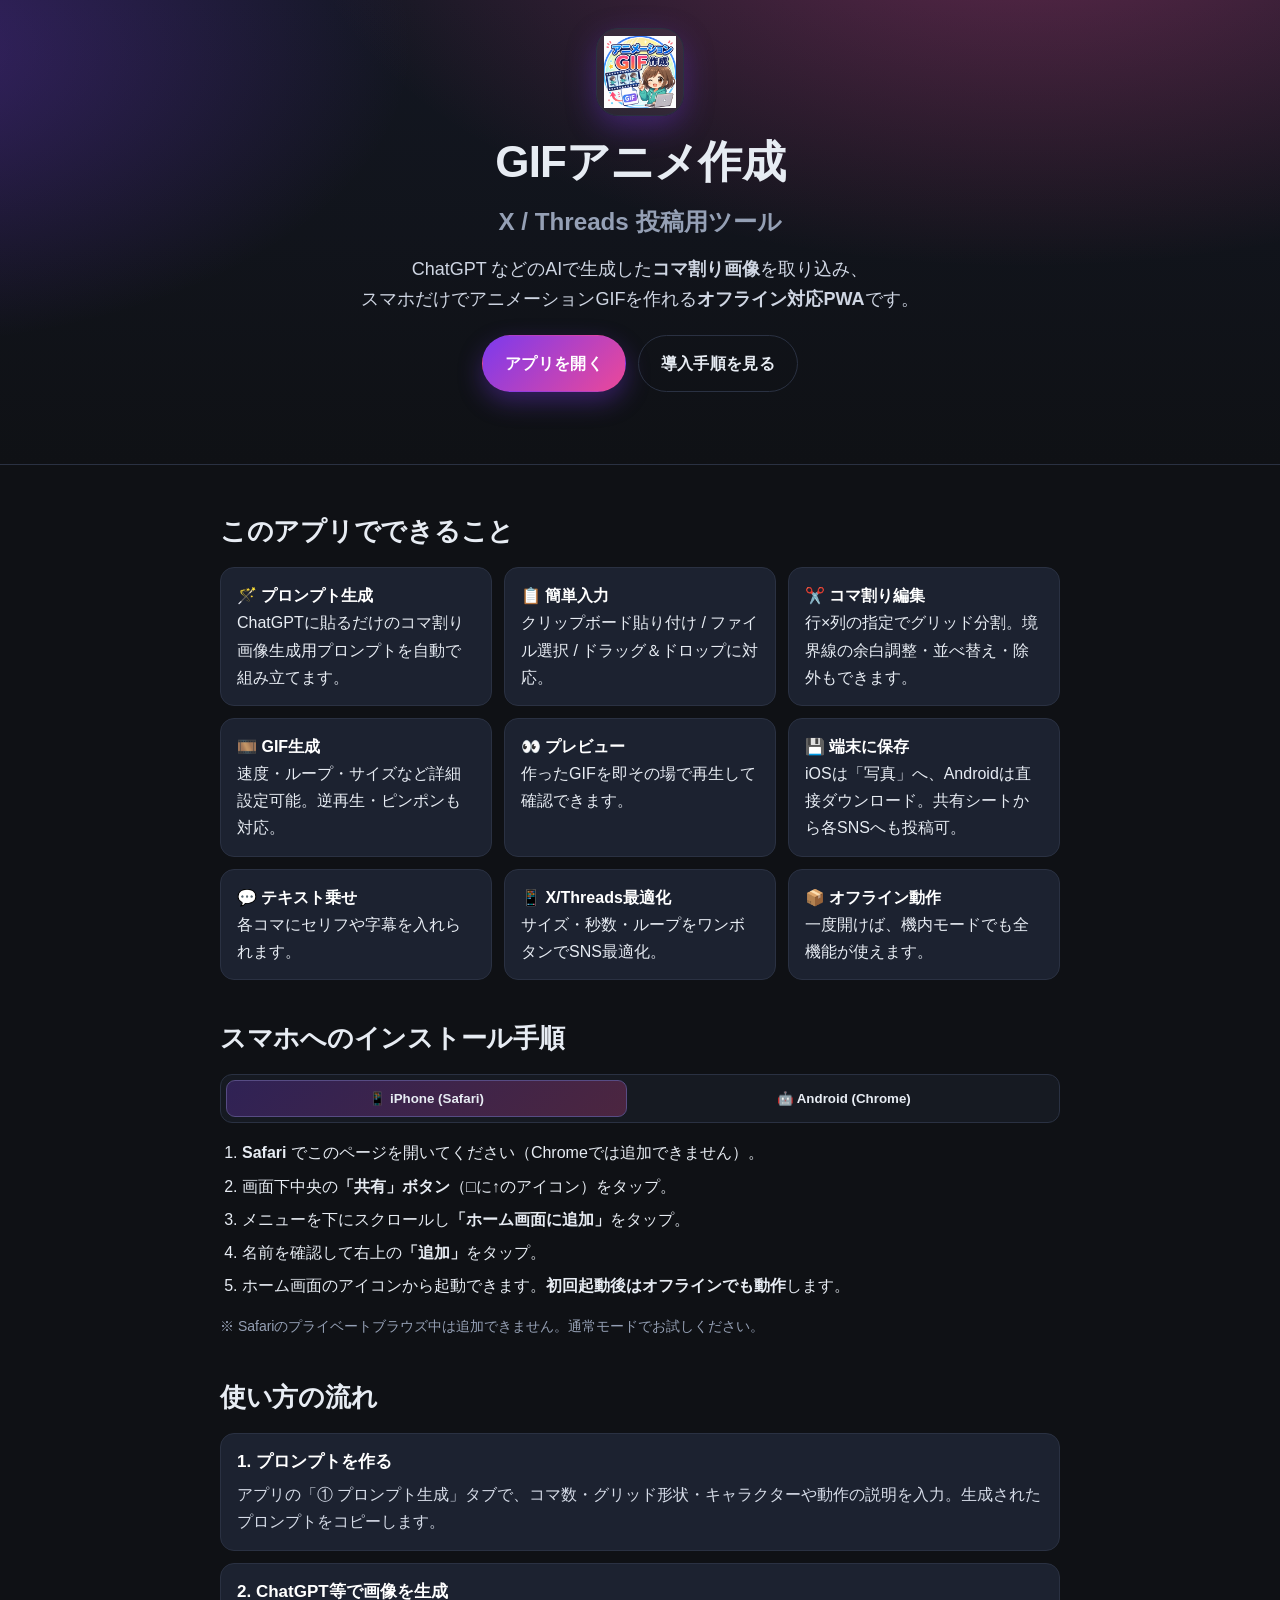
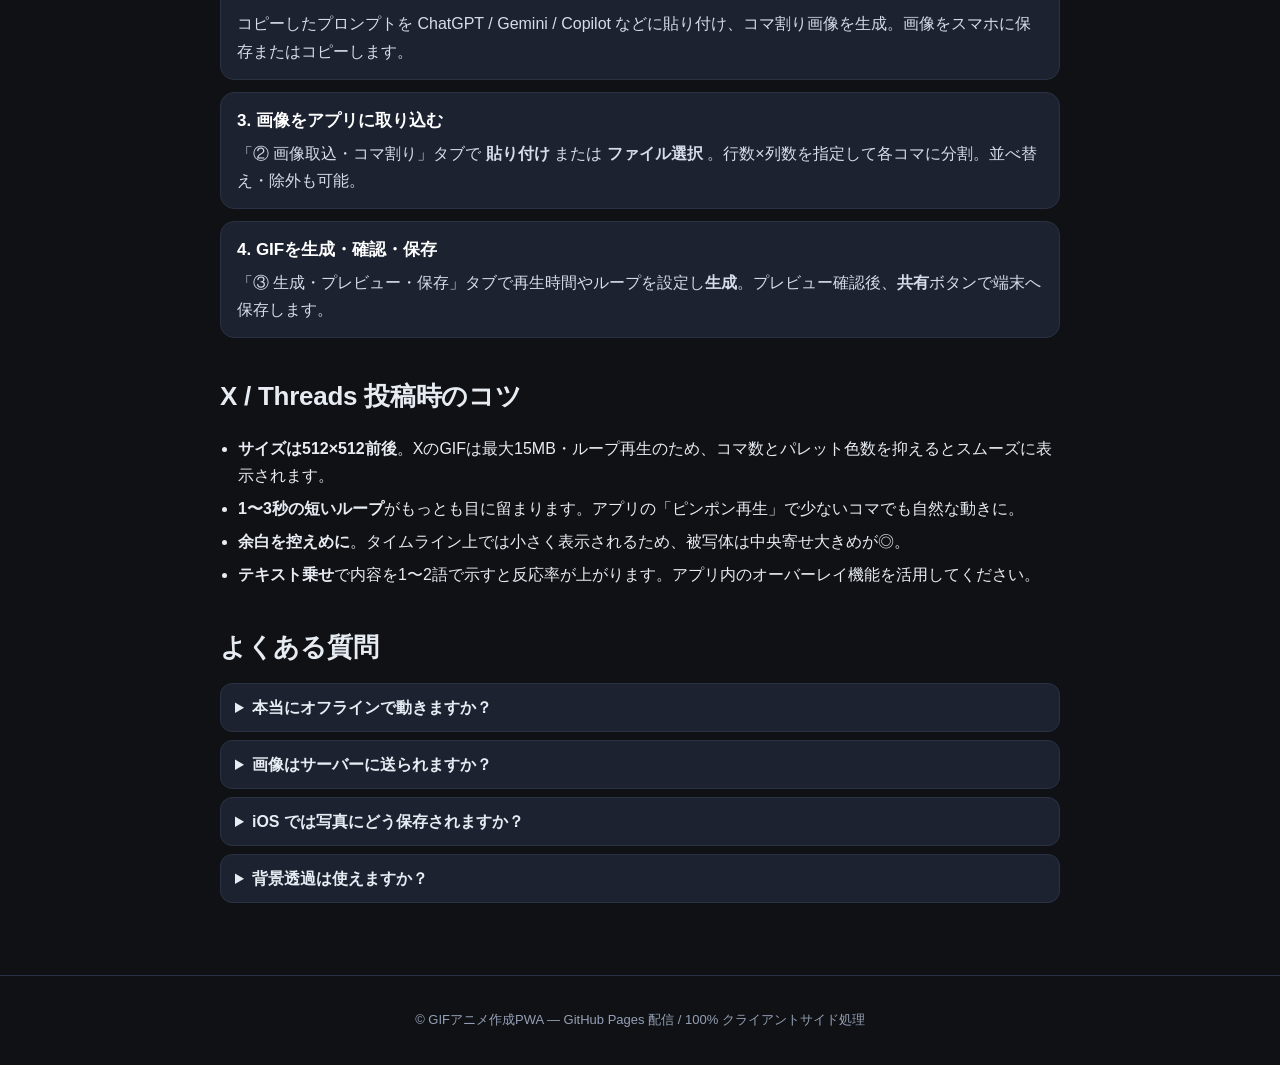
<file: index.html>
<!DOCTYPE html>
<html lang="ja">
<head>
<meta charset="UTF-8">
<meta name="viewport" content="width=device-width, initial-scale=1, viewport-fit=cover">
<meta name="theme-color" content="#7c3aed">
<meta name="description" content="X/Threadsに投稿するアニメーションGIFをスマホで簡単に作成するPWA。AIで生成したコマ割り画像から1タップでGIF化。">
<title>GIFアニメ作成 - X/Threads投稿用PWA</title>
<link rel="manifest" href="manifest.webmanifest">
<link rel="icon" href="icons/favicon-32.png" sizes="32x32">
<link rel="icon" type="image/svg+xml" href="icons/icon.svg">
<link rel="apple-touch-icon" href="icons/apple-touch-icon.png">
<meta name="apple-mobile-web-app-capable" content="yes">
<meta name="apple-mobile-web-app-status-bar-style" content="black-translucent">
<meta name="apple-mobile-web-app-title" content="GIFアニメ">
<link rel="stylesheet" href="css/landing.css">
</head>
<body>
<header class="hero">
  <div class="hero-inner">
    <div class="logo-badge" aria-hidden="true">
      <img src="icons/icon.svg" alt="" width="72" height="72">
    </div>
    <h1>GIFアニメ作成<br><span class="hero-sub">X / Threads 投稿用ツール</span></h1>
    <p class="lead">
      ChatGPT などのAIで生成した<strong>コマ割り画像</strong>を取り込み、<br>
      スマホだけでアニメーションGIFを作れる<strong>オフライン対応PWA</strong>です。
    </p>
    <div class="cta-row">
      <a class="cta primary" href="app.html">アプリを開く</a>
      <a class="cta ghost" href="#install">導入手順を見る</a>
    </div>
    <p class="install-prompt" id="installPrompt" hidden>
      <button id="installBtn" class="cta primary small">アプリをホーム画面に追加</button>
      <span class="muted">タップで「GIFアニメ作成」をインストール（アイコンがホーム画面に追加されます）</span>
    </p>
  </div>
</header>

<main>
  <section class="block">
    <h2>このアプリでできること</h2>
    <ul class="feature-grid">
      <li><b>🪄 プロンプト生成</b><br>ChatGPTに貼るだけのコマ割り画像生成用プロンプトを自動で組み立てます。</li>
      <li><b>📋 簡単入力</b><br>クリップボード貼り付け / ファイル選択 / ドラッグ＆ドロップに対応。</li>
      <li><b>✂️ コマ割り編集</b><br>行×列の指定でグリッド分割。境界線の余白調整・並べ替え・除外もできます。</li>
      <li><b>🎞️ GIF生成</b><br>速度・ループ・サイズなど詳細設定可能。逆再生・ピンポンも対応。</li>
      <li><b>👀 プレビュー</b><br>作ったGIFを即その場で再生して確認できます。</li>
      <li><b>💾 端末に保存</b><br>iOSは「写真」へ、Androidは直接ダウンロード。共有シートから各SNSへも投稿可。</li>
      <li><b>💬 テキスト乗せ</b><br>各コマにセリフや字幕を入れられます。</li>
      <li><b>📱 X/Threads最適化</b><br>サイズ・秒数・ループをワンボタンでSNS最適化。</li>
      <li><b>📦 オフライン動作</b><br>一度開けば、機内モードでも全機能が使えます。</li>
    </ul>
  </section>

  <section class="block" id="install">
    <h2>スマホへのインストール手順</h2>

    <div class="tabbar" role="tablist">
      <button class="tab active" data-pane="ios" role="tab">📱 iPhone (Safari)</button>
      <button class="tab" data-pane="android" role="tab">🤖 Android (Chrome)</button>
    </div>

    <div class="pane active" id="pane-ios">
      <ol class="steps">
        <li><b>Safari</b> でこのページを開いてください（Chromeでは追加できません）。</li>
        <li>画面下中央の<b>「共有」ボタン</b>（□に↑のアイコン）をタップ。</li>
        <li>メニューを下にスクロールし<b>「ホーム画面に追加」</b>をタップ。</li>
        <li>名前を確認して右上の<b>「追加」</b>をタップ。</li>
        <li>ホーム画面のアイコンから起動できます。<b>初回起動後はオフラインでも動作</b>します。</li>
      </ol>
      <p class="note">※ Safariのプライベートブラウズ中は追加できません。通常モードでお試しください。</p>
    </div>

    <div class="pane" id="pane-android">
      <ol class="steps">
        <li><b>Chrome</b> でこのページを開いてください。</li>
        <li>下部または右上に表示される「ホーム画面に追加」バナー、または<b>「⋮ メニュー」→「ホーム画面に追加」</b>をタップ。</li>
        <li>「追加」をタップで完了。アプリ一覧／ホーム画面にアイコンが作成されます。</li>
        <li>初回起動後はオフラインでも全機能利用可能です。</li>
      </ol>
      <p class="note">※ 上部の「ホーム画面に追加」ボタンが表示される場合はそちらが最短です。</p>
    </div>
  </section>

  <section class="block">
    <h2>使い方の流れ</h2>
    <ol class="howto">
      <li>
        <h3>1. プロンプトを作る</h3>
        <p>アプリの「① プロンプト生成」タブで、コマ数・グリッド形状・キャラクターや動作の説明を入力。生成されたプロンプトをコピーします。</p>
      </li>
      <li>
        <h3>2. ChatGPT等で画像を生成</h3>
        <p>コピーしたプロンプトを ChatGPT / Gemini / Copilot などに貼り付け、コマ割り画像を生成。画像をスマホに保存またはコピーします。</p>
      </li>
      <li>
        <h3>3. 画像をアプリに取り込む</h3>
        <p>「② 画像取込・コマ割り」タブで <b>貼り付け</b> または <b>ファイル選択</b> 。行数×列数を指定して各コマに分割。並べ替え・除外も可能。</p>
      </li>
      <li>
        <h3>4. GIFを生成・確認・保存</h3>
        <p>「③ 生成・プレビュー・保存」タブで再生時間やループを設定し<b>生成</b>。プレビュー確認後、<b>共有</b>ボタンで端末へ保存します。</p>
      </li>
    </ol>
  </section>

  <section class="block tips">
    <h2>X / Threads 投稿時のコツ</h2>
    <ul>
      <li><b>サイズは512×512前後</b>。XのGIFは最大15MB・ループ再生のため、コマ数とパレット色数を抑えるとスムーズに表示されます。</li>
      <li><b>1〜3秒の短いループ</b>がもっとも目に留まります。アプリの「ピンポン再生」で少ないコマでも自然な動きに。</li>
      <li><b>余白を控えめに</b>。タイムライン上では小さく表示されるため、被写体は中央寄せ大きめが◎。</li>
      <li><b>テキスト乗せ</b>で内容を1〜2語で示すと反応率が上がります。アプリ内のオーバーレイ機能を活用してください。</li>
    </ul>
  </section>

  <section class="block faq">
    <h2>よくある質問</h2>
    <details>
      <summary>本当にオフラインで動きますか？</summary>
      <p>はい。最初にこのページとアプリを一度開くと、必要なファイルがすべて端末にキャッシュされます。以降は機内モードでもGIF作成までフル機能でご利用いただけます。</p>
    </details>
    <details>
      <summary>画像はサーバーに送られますか？</summary>
      <p>送られません。画像処理とGIF生成はすべて端末内（ブラウザ内）で行われます。ネット接続は不要です。</p>
    </details>
    <details>
      <summary>iOS では写真にどう保存されますか？</summary>
      <p>「共有」ボタンから iOS の共有シートが開き、「画像を保存」を選ぶと写真アプリに保存されます。動作しない端末向けに、長押し保存もご利用いただけます。</p>
    </details>
    <details>
      <summary>背景透過は使えますか？</summary>
      <p>白などの単色背景を簡易的に透過化する機能を搭載しています。詳細設定タブから利用できます。</p>
    </details>
  </section>
</main>

<footer>
  <p>© GIFアニメ作成PWA — GitHub Pages 配信 / 100% クライアントサイド処理</p>
</footer>

<script src="js/landing.js" defer></script>
</body>
</html>
</file>
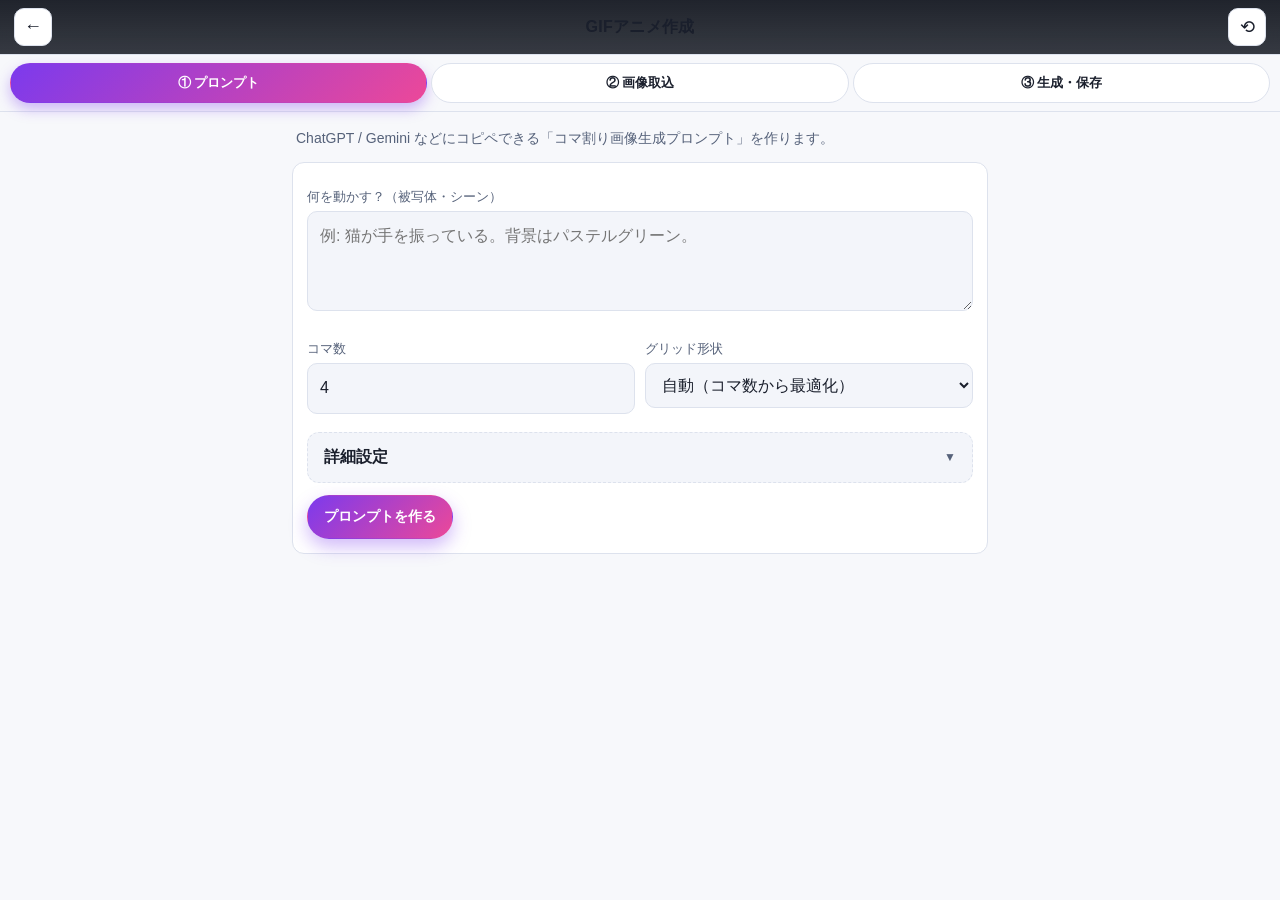
<file: app.html>
<!DOCTYPE html>
<html lang="ja">
<head>
<meta charset="UTF-8">
<meta name="viewport" content="width=device-width, initial-scale=1, viewport-fit=cover, user-scalable=no">
<meta name="theme-color" content="#7c3aed">
<title>GIFアニメ作成</title>
<link rel="manifest" href="manifest.webmanifest">
<link rel="icon" href="icons/favicon-32.png" sizes="32x32">
<link rel="icon" type="image/svg+xml" href="icons/icon.svg">
<link rel="apple-touch-icon" href="icons/apple-touch-icon.png">
<meta name="apple-mobile-web-app-capable" content="yes">
<meta name="apple-mobile-web-app-status-bar-style" content="black-translucent">
<meta name="apple-mobile-web-app-title" content="GIFアニメ">
<link rel="stylesheet" href="css/app.css">
</head>
<body>

<header class="appbar">
  <a class="back" href="index.html" aria-label="ホームへ">←</a>
  <div class="title">GIFアニメ作成</div>
  <button class="iconbtn" id="resetBtn" title="作業リセット" aria-label="作業リセット">⟲</button>
</header>

<nav class="tabbar" role="tablist">
  <button class="tab active" data-tab="prompt" role="tab">① プロンプト</button>
  <button class="tab" data-tab="slice" role="tab">② 画像取込</button>
  <button class="tab" data-tab="export" role="tab">③ 生成・保存</button>
</nav>

<main class="content">

<!-- ============ ① プロンプト生成 ============ -->
<section class="panel active" id="panel-prompt">
  <p class="hint">ChatGPT / Gemini などにコピペできる「コマ割り画像生成プロンプト」を作ります。</p>

  <div class="card">
    <label class="field">
      <span class="lbl">何を動かす？（被写体・シーン）</span>
      <textarea id="pSubject" rows="3" placeholder="例: 猫が手を振っている。背景はパステルグリーン。" inputmode="text"></textarea>
    </label>

    <div class="row">
      <label class="field flex">
        <span class="lbl">コマ数</span>
        <input type="number" id="pFrames" min="2" max="64" value="4" inputmode="numeric">
      </label>
      <label class="field flex">
        <span class="lbl">グリッド形状</span>
        <select id="pGrid">
          <option value="auto">自動（コマ数から最適化）</option>
          <option value="2x2">2 × 2</option>
          <option value="3x3">3 × 3</option>
          <option value="4x4">4 × 4</option>
          <option value="1xN">横一列</option>
          <option value="Nx1">縦一列</option>
          <option value="2xN">2行に分割</option>
        </select>
      </label>
    </div>

    <details class="advanced">
      <summary>詳細設定</summary>
      <div class="adv-body">
        <label class="field">
          <span class="lbl">テイスト / 画風</span>
          <input id="pStyle" placeholder="例: アニメ調 / 水彩風 / ピクセルアート" />
        </label>
        <label class="field">
          <span class="lbl">背景色（コマ間の境界用）</span>
          <select id="pBgColor">
            <option value="white">白背景・黒い境界線</option>
            <option value="black">黒背景・白い境界線</option>
            <option value="transparent">透過背景・黒い境界線</option>
            <option value="none">境界線なし（タイル接合）</option>
          </select>
        </label>
        <label class="field row inline">
          <input type="checkbox" id="pConsistent" checked>
          <span>キャラクターの見た目を全コマで統一</span>
        </label>
        <label class="field row inline">
          <input type="checkbox" id="pPingpong">
          <span>逆再生で自然にループする動きにする</span>
        </label>
        <label class="field">
          <span class="lbl">追加指示（任意）</span>
          <textarea id="pExtra" rows="2" placeholder="例: 表情をオーバーに / 動きを大きく"></textarea>
        </label>
      </div>
    </details>

    <div class="actions">
      <button class="btn primary" id="pBuild">プロンプトを作る</button>
    </div>
  </div>

  <div class="card" id="pResultCard" hidden>
    <label class="field">
      <span class="lbl">生成されたプロンプト</span>
      <textarea id="pResult" rows="10" readonly></textarea>
    </label>
    <div class="actions">
      <button class="btn primary" id="pCopy">📋 クリップボードへコピー</button>
      <button class="btn ghost" id="pShare">共有…</button>
    </div>
    <p class="muted small">ChatGPT等の入力欄に貼り付け、生成された画像を ② で取り込んでください。</p>
  </div>
</section>

<!-- ============ ② 画像取込・コマ割り ============ -->
<section class="panel" id="panel-slice">
  <p class="hint">AIで作ったコマ割り画像を取り込み、コマに分割します。</p>

  <div class="card">
    <div class="dropzone" id="dropzone">
      <div class="dz-inner">
        <div class="dz-icon">🖼️</div>
        <div class="dz-text">
          <b>画像をここへ</b><br>
          <span class="muted">ドラッグ&ドロップ / タップしてファイル選択</span>
        </div>
      </div>
      <input type="file" id="fileInput" accept="image/*" hidden>
    </div>
    <div class="actions">
      <button class="btn ghost" id="pasteBtn">📋 クリップボードから貼り付け</button>
      <button class="btn ghost" id="multiInputBtn">🖼️ 複数の画像をまとめて取込</button>
      <input type="file" id="multiInput" accept="image/*" multiple hidden>
    </div>
    <p class="muted small">※ iOSでは「貼り付け」許可ダイアログが表示される場合があります。</p>
  </div>

  <div class="card" id="sliceCard" hidden>
    <label class="field">
      <span class="lbl">分割プリセット</span>
      <div class="chips" id="presetChips">
        <button class="chip" data-r="2" data-c="2">2 × 2</button>
        <button class="chip" data-r="3" data-c="3">3 × 3</button>
        <button class="chip" data-r="4" data-c="4">4 × 4</button>
        <button class="chip" data-r="1" data-c="4">1 × 4</button>
        <button class="chip" data-r="4" data-c="1">4 × 1</button>
        <button class="chip" data-r="2" data-c="3">2 × 3</button>
        <button class="chip" data-r="3" data-c="2">3 × 2</button>
      </div>
    </label>
    <div class="row">
      <label class="field flex">
        <span class="lbl">行数</span>
        <input type="number" id="sRows" min="1" max="20" value="2" inputmode="numeric">
      </label>
      <label class="field flex">
        <span class="lbl">列数</span>
        <input type="number" id="sCols" min="1" max="20" value="2" inputmode="numeric">
      </label>
    </div>

    <div class="canvas-wrap">
      <canvas id="sliceCanvas"></canvas>
    </div>

    <details class="advanced">
      <summary>詳細設定（境界線・トリミング）</summary>
      <div class="adv-body">
        <label class="field">
          <span class="lbl">境界線の余白（各コマから外側へ削る px）: <output id="sInsetOut">0</output></span>
          <input type="range" id="sInset" min="0" max="40" step="1" value="0">
        </label>
        <label class="field">
          <span class="lbl">外周マージン上 (px): <output id="sMtOut">0</output></span>
          <input type="range" id="sMt" min="0" max="200" step="1" value="0">
        </label>
        <label class="field">
          <span class="lbl">外周マージン左 (px): <output id="sMlOut">0</output></span>
          <input type="range" id="sMl" min="0" max="200" step="1" value="0">
        </label>
        <label class="field">
          <span class="lbl">外周マージン下 (px): <output id="sMbOut">0</output></span>
          <input type="range" id="sMb" min="0" max="200" step="1" value="0">
        </label>
        <label class="field">
          <span class="lbl">外周マージン右 (px): <output id="sMrOut">0</output></span>
          <input type="range" id="sMr" min="0" max="200" step="1" value="0">
        </label>
        <label class="field row inline">
          <input type="checkbox" id="sFlipOrder">
          <span>左→右 ではなく 右→左 で読み取る</span>
        </label>
        <label class="field row inline">
          <input type="checkbox" id="sColumnFirst">
          <span>横優先ではなく 縦優先 で読み取る</span>
        </label>
      </div>
    </details>

    <div class="actions">
      <button class="btn primary" id="sliceApply">この設定でコマを切り出す</button>
    </div>
  </div>

  <div class="card" id="framesCard" hidden>
    <div class="row inline">
      <strong>切り出されたコマ <span id="frameCount">0</span> 枚</strong>
      <span class="muted small">— 並べ替え：ドラッグ / 除外：×ボタン</span>
    </div>
    <div class="frames-grid" id="framesGrid"></div>
    <div class="actions">
      <button class="btn ghost" id="reverseFrames">↺ 順序を反転</button>
      <button class="btn ghost" id="restoreFrames">除外を戻す</button>
      <button class="btn primary" id="gotoExport">③ 生成へ進む →</button>
    </div>
  </div>
</section>

<!-- ============ ③ 生成・プレビュー・保存 ============ -->
<section class="panel" id="panel-export">
  <p class="hint">設定を選んで「GIFを生成」を押すと、その場で再生・保存できます。</p>

  <div class="card">
    <label class="field">
      <span class="lbl">投稿先プリセット（ワンタップ最適化）</span>
      <div class="chips" id="platformChips">
        <button class="chip" data-preset="x">𝕏 (Twitter) 最適</button>
        <button class="chip" data-preset="threads">Threads 最適</button>
        <button class="chip" data-preset="square">正方形（汎用）</button>
        <button class="chip" data-preset="story">縦長 9:16</button>
      </div>
    </label>

    <div class="row">
      <label class="field flex">
        <span class="lbl">速さ</span>
        <select id="eSpeed">
          <option value="120">超速い（120ms）</option>
          <option value="200" selected>速い（200ms）</option>
          <option value="333">普通（333ms / 3fps）</option>
          <option value="500">ゆっくり（500ms）</option>
          <option value="800">とてもゆっくり（800ms）</option>
        </select>
      </label>
      <label class="field flex">
        <span class="lbl">ループ</span>
        <select id="eLoop">
          <option value="0" selected>無限ループ</option>
          <option value="1">1回だけ</option>
          <option value="2">2回</option>
          <option value="3">3回</option>
          <option value="5">5回</option>
        </select>
      </label>
    </div>

    <div class="row">
      <label class="field flex">
        <span class="lbl">再生方向</span>
        <select id="ePlayback">
          <option value="forward" selected>順再生</option>
          <option value="reverse">逆再生</option>
          <option value="pingpong">ピンポン（往復）</option>
        </select>
      </label>
      <label class="field flex">
        <span class="lbl">出力サイズ</span>
        <select id="eSize">
          <option value="64">極小 64px（絵文字サイズ）</option>
          <option value="96">極小 96px</option>
          <option value="128">小 128px（Slack絵文字相当）</option>
          <option value="192">小 192px</option>
          <option value="256">小 256px</option>
          <option value="384">中 384px</option>
          <option value="512" selected>標準 512px</option>
          <option value="640">大 640px</option>
          <option value="720">縦長向け 720px</option>
          <option value="800">特大 800px</option>
          <option value="original">元サイズ</option>
        </select>
      </label>
    </div>

    <details class="advanced">
      <summary>詳細設定（こだわる人向け）</summary>
      <div class="adv-body">

        <fieldset class="group">
          <legend>速度・タイミング</legend>
          <label class="field">
            <span class="lbl">コマ表示時間 ms（一括指定）: <output id="eDelayOut">200</output></span>
            <input type="range" id="eDelay" min="20" max="2000" step="10" value="200">
          </label>
          <div class="per-frame" id="perFrameDelays">
            <p class="muted small">↓ コマごとに個別調整（タメや緩急に）</p>
          </div>
          <label class="field row inline">
            <input type="checkbox" id="eEasing">
            <span>イージング（最初/最後をゆっくり）</span>
          </label>
        </fieldset>

        <fieldset class="group">
          <legend>サイズ・形状</legend>
          <label class="field">
            <span class="lbl">アスペクト比</span>
            <select id="eAspect">
              <option value="1:1" selected>1:1 正方形</option>
              <option value="4:5">4:5 ポートレート</option>
              <option value="16:9">16:9 横長</option>
              <option value="9:16">9:16 縦長</option>
              <option value="original">元のまま</option>
            </select>
          </label>
          <label class="field">
            <span class="lbl">フィット方法</span>
            <select id="eFit">
              <option value="contain" selected>余白で収める (contain)</option>
              <option value="cover">トリミングで埋める (cover)</option>
              <option value="stretch">伸縮 (stretch)</option>
            </select>
          </label>
          <label class="field">
            <span class="lbl">背景色（余白に使う色）</span>
            <input type="color" id="eBg" value="#ffffff">
          </label>
        </fieldset>

        <fieldset class="group">
          <legend>ファイルサイズ最適化</legend>
          <label class="field">
            <span class="lbl">パレット色数: <output id="eColorsOut">128</output></span>
            <input type="range" id="eColors" min="2" max="256" step="1" value="128">
          </label>
          <label class="field">
            <span class="lbl">品質（gif.js）: <output id="eQualOut">10</output></span>
            <input type="range" id="eQual" min="1" max="30" step="1" value="10">
            <span class="muted small">数値が小さいほど高画質・大きいほど高速</span>
          </label>
          <label class="field row inline">
            <input type="checkbox" id="eDither" checked>
            <span>ディザリング</span>
          </label>
          <label class="field">
            <span class="lbl">目標ファイルサイズ上限</span>
            <select id="eTargetSize">
              <option value="0" selected>指定しない</option>
              <option value="5242880">5 MB（軽量）</option>
              <option value="10485760">10 MB</option>
              <option value="15728640">15 MB（X上限）</option>
            </select>
          </label>
        </fieldset>

        <fieldset class="group">
          <legend>背景透過（簡易）</legend>
          <label class="field row inline">
            <input type="checkbox" id="eTransparent">
            <span>単色背景を透過する</span>
          </label>
          <label class="field">
            <span class="lbl">透過する色</span>
            <input type="color" id="eTransColor" value="#ffffff">
          </label>
          <label class="field">
            <span class="lbl">許容差: <output id="eTransTolOut">24</output></span>
            <input type="range" id="eTransTol" min="0" max="80" step="1" value="24">
          </label>
        </fieldset>

        <fieldset class="group">
          <legend>テキストオーバーレイ</legend>
          <p class="muted small">各コマに表示するテキストを入力できます（空欄なら表示しません）。</p>
          <div id="overlayList" class="overlay-list"></div>
          <label class="field">
            <span class="lbl">文字サイズ %（画像幅基準）: <output id="oSizeOut">8</output></span>
            <input type="range" id="oSize" min="3" max="20" step="1" value="8">
          </label>
          <label class="field">
            <span class="lbl">文字色</span>
            <input type="color" id="oColor" value="#ffffff">
          </label>
          <label class="field">
            <span class="lbl">縁取り色</span>
            <input type="color" id="oStroke" value="#000000">
          </label>
          <label class="field">
            <span class="lbl">配置</span>
            <select id="oAlign">
              <option value="top">上</option>
              <option value="middle">中央</option>
              <option value="bottom" selected>下</option>
            </select>
          </label>
        </fieldset>
      </div>
    </details>

    <div class="actions">
      <button class="btn primary" id="generateBtn">▶ GIFを生成</button>
      <div class="progress" id="genProgress" hidden>
        <div class="bar" id="genBar"></div>
        <span class="prog-text" id="genText">0%</span>
      </div>
    </div>
  </div>

  <div class="card" id="previewCard" hidden>
    <strong>プレビュー</strong>
    <div class="preview-wrap">
      <img id="previewImg" alt="生成されたGIF">
    </div>
    <p class="muted small" id="previewMeta"></p>
    <div class="actions">
      <button class="btn primary" id="shareBtn">📤 共有 / 保存</button>
      <a class="btn ghost" id="downloadBtn" download="anime.gif">⬇ ダウンロード</a>
      <button class="btn ghost" id="copyCaptionBtn">📋 投稿用テキストをコピー</button>
    </div>
    <details class="advanced">
      <summary>投稿用テキスト・ハッシュタグ</summary>
      <div class="adv-body">
        <label class="field">
          <span class="lbl">キャプション</span>
          <textarea id="postCaption" rows="3" placeholder="例: 描いてみた #GIF #アニメ"></textarea>
        </label>
        <label class="field">
          <span class="lbl">ハッシュタグ候補</span>
          <div class="chips" id="tagChips">
            <button class="chip" data-tag="#GIF">#GIF</button>
            <button class="chip" data-tag="#アニメ">#アニメ</button>
            <button class="chip" data-tag="#イラスト">#イラスト</button>
            <button class="chip" data-tag="#AIart">#AIart</button>
            <button class="chip" data-tag="#手描き">#手描き</button>
            <button class="chip" data-tag="#1日1枚">#1日1枚</button>
          </div>
        </label>
      </div>
    </details>
    <p class="muted small">iOSは「共有」→「画像を保存」で写真アプリへ。Androidは「ダウンロード」または共有で各SNSへ。</p>
  </div>
</section>

</main>

<div class="toast" id="toast" role="status" aria-live="polite"></div>

<div class="modal" id="installModal" hidden>
  <div class="modal-card">
    <h3>ホーム画面に追加できます</h3>
    <p>このアプリをスマホのアプリのように使えます。</p>
    <div class="actions">
      <button class="btn primary" id="installModalBtn">追加する</button>
      <button class="btn ghost" id="installModalClose">あとで</button>
    </div>
  </div>
</div>

<script src="js/lib/gif.js"></script>
<script src="js/storage.js"></script>
<script src="js/prompt.js"></script>
<script src="js/slicer.js"></script>
<script src="js/overlay.js"></script>
<script src="js/gif-encoder.js"></script>
<script src="js/share.js"></script>
<script src="js/app.js"></script>
</body>
</html>
</file>
<file: css/landing.css>
:root {
  --bg: #0f1115;
  --bg-soft: #161a22;
  --card: #1c2230;
  --text: #e7ecf3;
  --muted: #95a0b5;
  --accent: #7c3aed;
  --accent2: #ec4899;
  --border: #2a3142;
  --ok: #22c55e;
}
* { box-sizing: border-box; }
html, body {
  margin: 0; padding: 0;
  background: var(--bg);
  color: var(--text);
  font-family: -apple-system, BlinkMacSystemFont, "Hiragino Sans", "Noto Sans JP", "Segoe UI", "Yu Gothic UI", "Meiryo", sans-serif;
  line-height: 1.7;
  -webkit-font-smoothing: antialiased;
}
img { max-width: 100%; height: auto; }
a { color: #a78bfa; text-decoration: none; }
a:hover { text-decoration: underline; }
.muted { color: var(--muted); }

.hero {
  background:
    radial-gradient(1200px 600px at 80% -20%, rgba(236,72,153,.35), transparent 60%),
    radial-gradient(900px 500px at -10% 10%, rgba(124,58,237,.35), transparent 60%),
    linear-gradient(180deg, #131722 0%, #0f1115 100%);
  padding: max(28px, env(safe-area-inset-top)) 20px 56px;
  border-bottom: 1px solid var(--border);
}
.hero-inner { max-width: 880px; margin: 0 auto; text-align: center; }
.logo-badge {
  display: inline-grid; place-items: center;
  width: 88px; height: 88px;
  border-radius: 22px;
  background: rgba(255,255,255,.06);
  border: 1px solid var(--border);
  margin-bottom: 12px;
  box-shadow: 0 10px 30px rgba(124,58,237,.35);
}
.hero h1 {
  font-size: clamp(28px, 6vw, 44px);
  margin: 8px 0 12px;
  letter-spacing: -.02em;
  line-height: 1.2;
}
.hero-sub {
  display: inline-block;
  font-size: .55em;
  color: var(--muted);
  font-weight: 600;
  letter-spacing: 0;
}
.lead { font-size: clamp(15px, 3.5vw, 18px); color: #cfd6e3; margin: 0 auto 20px; max-width: 640px; }
.cta-row { display: flex; gap: 12px; justify-content: center; flex-wrap: wrap; margin-bottom: 16px; }
.cta {
  display: inline-block;
  padding: 14px 22px;
  border-radius: 999px;
  font-weight: 700;
  letter-spacing: .02em;
  border: 1px solid transparent;
  transition: transform .1s ease, filter .1s ease;
  text-decoration: none;
}
.cta:hover { text-decoration: none; transform: translateY(-1px); }
.cta.primary {
  background: linear-gradient(135deg, var(--accent), var(--accent2));
  color: white;
  box-shadow: 0 10px 24px rgba(124,58,237,.35);
}
.cta.ghost {
  background: transparent;
  color: var(--text);
  border-color: var(--border);
}
.cta.small { padding: 10px 16px; font-size: 14px; }

.install-prompt {
  margin-top: 10px;
  display: inline-flex; gap: 10px; align-items: center; flex-wrap: wrap; justify-content: center;
  background: rgba(255,255,255,.04);
  border: 1px solid var(--border);
  border-radius: 14px;
  padding: 10px 14px;
}
.install-prompt[hidden] { display: none; }
button { font-family: inherit; cursor: pointer; }

main { max-width: 880px; margin: 0 auto; padding: 8px 20px 64px; }
.block { margin-top: 36px; }
.block h2 {
  font-size: clamp(20px, 4vw, 26px);
  margin: 0 0 14px;
  letter-spacing: -.01em;
}
.feature-grid {
  list-style: none; padding: 0; margin: 0;
  display: grid;
  grid-template-columns: repeat(auto-fit, minmax(220px, 1fr));
  gap: 12px;
}
.feature-grid li {
  background: var(--card);
  border: 1px solid var(--border);
  border-radius: 14px;
  padding: 14px 16px;
}
.feature-grid b { color: #fff; font-weight: 700; }

.tabbar {
  display: flex; gap: 8px; flex-wrap: wrap;
  background: var(--bg-soft);
  border: 1px solid var(--border);
  border-radius: 12px;
  padding: 6px;
}
.tab {
  flex: 1 1 auto; min-width: 140px;
  padding: 10px 14px;
  border: 0; background: transparent;
  color: var(--text);
  font-weight: 600;
  border-radius: 8px;
}
.tab.active {
  background: linear-gradient(135deg, rgba(124,58,237,.25), rgba(236,72,153,.25));
  outline: 1px solid rgba(167,139,250,.45);
}
.pane { display: none; margin-top: 14px; }
.pane.active { display: block; }
.steps { padding-left: 22px; }
.steps li { margin: 6px 0; }
.note { color: var(--muted); font-size: 14px; }

.howto { list-style: none; padding: 0; margin: 0; display: grid; gap: 12px; }
.howto > li {
  background: var(--card);
  border: 1px solid var(--border);
  border-radius: 14px;
  padding: 14px 16px;
}
.howto h3 { margin: 0 0 4px; font-size: 17px; color: #fff; }
.howto p { margin: 0; color: #d6dce8; }

.tips ul { padding-left: 18px; }
.tips li { margin: 6px 0; }

.faq details {
  background: var(--card);
  border: 1px solid var(--border);
  border-radius: 12px;
  padding: 10px 14px;
  margin: 8px 0;
}
.faq summary { cursor: pointer; font-weight: 700; }
.faq p { margin: 8px 0 2px; color: #d6dce8; }

footer {
  text-align: center;
  color: var(--muted);
  border-top: 1px solid var(--border);
  padding: 20px 16px max(20px, env(safe-area-inset-bottom));
  font-size: 13px;
}
@media (max-width: 480px) {
  .hero { padding-top: max(20px, env(safe-area-inset-top)); }
}
</file>
<file: css/app.css>
:root {
  --bg: #0f1115;
  --bg-soft: #151a23;
  --card: #1c2230;
  --card-2: #232a3a;
  --text: #e7ecf3;
  --muted: #95a0b5;
  --accent: #7c3aed;
  --accent2: #ec4899;
  --border: #2a3142;
  --ok: #22c55e;
  --warn: #f59e0b;
  --err: #ef4444;
  --r: 12px;
}
@media (prefers-color-scheme: light) {
  :root {
    --bg: #f7f8fb;
    --bg-soft: #eef1f7;
    --card: #ffffff;
    --card-2: #f3f5fa;
    --text: #1a1f2c;
    --muted: #56627a;
    --border: #dde2ed;
  }
}

* { box-sizing: border-box; -webkit-tap-highlight-color: transparent; }
html, body {
  margin: 0; padding: 0;
  background: var(--bg);
  color: var(--text);
  font-family: -apple-system, BlinkMacSystemFont, "Hiragino Sans", "Noto Sans JP", "Segoe UI", "Yu Gothic UI", "Meiryo", sans-serif;
  line-height: 1.55;
  -webkit-font-smoothing: antialiased;
  overscroll-behavior-y: contain;
}
img, canvas { max-width: 100%; display: block; }
.muted { color: var(--muted); }
.small { font-size: 13px; }

.appbar {
  position: sticky; top: 0; z-index: 30;
  display: flex; align-items: center; gap: 8px;
  padding: max(8px, env(safe-area-inset-top)) 14px 8px;
  background: linear-gradient(180deg, rgba(20,24,33,.95), rgba(20,24,33,.85));
  backdrop-filter: blur(10px);
  border-bottom: 1px solid var(--border);
}
.appbar .title { font-weight: 700; flex: 1; text-align: center; letter-spacing: .02em; }
.back, .iconbtn {
  width: 38px; height: 38px;
  display: inline-grid; place-items: center;
  background: var(--card);
  color: var(--text);
  border: 1px solid var(--border);
  border-radius: 10px;
  text-decoration: none;
  font-size: 18px;
}
.iconbtn { cursor: pointer; }
.back:hover, .iconbtn:hover { background: var(--card-2); }

.tabbar {
  position: sticky; top: 54px; z-index: 20;
  display: flex; gap: 4px;
  padding: 8px 10px;
  background: var(--bg);
  border-bottom: 1px solid var(--border);
}
.tab {
  flex: 1;
  background: var(--card);
  color: var(--text);
  border: 1px solid var(--border);
  border-radius: 999px;
  padding: 10px 8px;
  font-weight: 700;
  font-size: 13px;
  cursor: pointer;
}
.tab.active {
  background: linear-gradient(135deg, var(--accent), var(--accent2));
  color: #fff;
  border-color: transparent;
  box-shadow: 0 6px 14px rgba(124,58,237,.35);
}

.content {
  padding: 12px 12px max(96px, env(safe-area-inset-bottom));
  max-width: 720px;
  margin: 0 auto;
}
.panel { display: none; }
.panel.active { display: block; }
.hint { color: var(--muted); margin: 4px 4px 12px; font-size: 14px; }

.card {
  background: var(--card);
  border: 1px solid var(--border);
  border-radius: var(--r);
  padding: 14px;
  margin: 10px 0;
}
.field { display: block; margin: 10px 0; }
.field .lbl { display: block; font-size: 13px; color: var(--muted); margin-bottom: 4px; }
.field.row.inline { display: flex; align-items: center; gap: 8px; }
.field.row.inline .lbl { margin: 0; }

.row { display: flex; gap: 10px; }
.row .flex { flex: 1; }
.row.inline { display: flex; align-items: center; gap: 8px; }

input[type="text"], input[type="number"], input[type="color"],
input[type="range"], select, textarea {
  width: 100%;
  padding: 12px 12px;
  background: var(--card-2);
  color: var(--text);
  border: 1px solid var(--border);
  border-radius: 10px;
  font: inherit;
  font-size: 16px; /* prevent iOS zoom */
  outline: none;
}
input[type="color"] {
  padding: 4px;
  height: 44px;
  cursor: pointer;
}
input[type="range"] {
  padding: 0;
  -webkit-appearance: none;
  background: transparent;
  height: 36px;
}
input[type="range"]::-webkit-slider-runnable-track {
  height: 6px; border-radius: 4px;
  background: linear-gradient(to right, var(--accent), var(--accent2));
}
input[type="range"]::-webkit-slider-thumb {
  -webkit-appearance: none;
  width: 22px; height: 22px;
  border-radius: 50%;
  background: #fff; border: 2px solid var(--accent);
  margin-top: -8px;
  box-shadow: 0 2px 6px rgba(0,0,0,.3);
}
input[type="range"]::-moz-range-track {
  height: 6px; border-radius: 4px;
  background: linear-gradient(to right, var(--accent), var(--accent2));
}
input[type="range"]::-moz-range-thumb {
  width: 22px; height: 22px; border-radius: 50%;
  background: #fff; border: 2px solid var(--accent);
}
textarea { min-height: 80px; resize: vertical; }
output { font-weight: 700; color: var(--text); }

input[type="checkbox"] {
  width: 20px; height: 20px; accent-color: var(--accent);
}

.actions { display: flex; gap: 8px; flex-wrap: wrap; margin-top: 12px; align-items: center; }
.btn {
  display: inline-flex; align-items: center; justify-content: center; gap: 6px;
  padding: 12px 16px;
  border: 1px solid var(--border);
  background: var(--card-2);
  color: var(--text);
  border-radius: 999px;
  font-weight: 700;
  cursor: pointer;
  text-decoration: none;
  font-size: 14px;
  transition: transform .08s ease, filter .1s ease;
}
.btn:active { transform: translateY(1px); }
.btn.primary {
  background: linear-gradient(135deg, var(--accent), var(--accent2));
  color: #fff; border-color: transparent;
  box-shadow: 0 8px 18px rgba(124,58,237,.35);
}
.btn.ghost { background: transparent; }
.btn:disabled { opacity: .55; cursor: not-allowed; }

details.advanced {
  margin-top: 8px;
  background: var(--card-2);
  border: 1px dashed var(--border);
  border-radius: 12px;
  padding: 0 12px;
}
details.advanced > summary {
  list-style: none;
  cursor: pointer;
  padding: 12px 4px;
  font-weight: 700;
  color: var(--text);
  display: flex; align-items: center; justify-content: space-between;
}
details.advanced > summary::after {
  content: "▼";
  font-size: 12px; color: var(--muted);
  transition: transform .2s ease;
}
details[open].advanced > summary::after { transform: rotate(180deg); }
details.advanced > summary::-webkit-details-marker { display: none; }
.adv-body { padding: 6px 2px 14px; }

fieldset.group {
  border: 1px solid var(--border);
  border-radius: 10px;
  padding: 8px 12px 12px;
  margin: 10px 0;
  background: var(--bg-soft);
}
fieldset.group legend {
  padding: 0 6px; color: var(--muted); font-size: 12px; font-weight: 700;
}

.chips { display: flex; gap: 6px; flex-wrap: wrap; }
.chip {
  padding: 8px 12px;
  background: var(--card-2);
  color: var(--text);
  border: 1px solid var(--border);
  border-radius: 999px;
  font-size: 13px;
  cursor: pointer;
  font-weight: 600;
}
.chip.active {
  background: linear-gradient(135deg, var(--accent), var(--accent2));
  color: #fff; border-color: transparent;
}

.dropzone {
  border: 2px dashed var(--border);
  border-radius: 14px;
  background: var(--card-2);
  padding: 24px 14px;
  text-align: center;
  cursor: pointer;
  transition: background .12s ease, border-color .12s ease;
}
.dropzone.over {
  border-color: var(--accent);
  background: rgba(124,58,237,.08);
}
.dz-icon { font-size: 40px; }
.dz-text { margin-top: 6px; font-size: 15px; }

.canvas-wrap {
  margin-top: 10px;
  background:
    linear-gradient(45deg, #2a2f3d 25%, transparent 25%) 0 0/16px 16px,
    linear-gradient(-45deg, #2a2f3d 25%, transparent 25%) 0 8px/16px 16px,
    linear-gradient(45deg, transparent 75%, #2a2f3d 75%) 8px -8px/16px 16px,
    linear-gradient(-45deg, transparent 75%, #2a2f3d 75%) 8px 0/16px 16px;
  background-color: #1a1f2b;
  border: 1px solid var(--border);
  border-radius: 10px;
  overflow: auto;
  max-height: 60vh;
  text-align: center;
  padding: 6px;
}
#sliceCanvas { display: inline-block; max-width: 100%; height: auto; }

.frames-grid {
  display: grid;
  grid-template-columns: repeat(auto-fill, minmax(96px, 1fr));
  gap: 8px;
  margin-top: 8px;
}
.frame-tile {
  position: relative;
  background: var(--card-2);
  border: 1px solid var(--border);
  border-radius: 10px;
  overflow: hidden;
  aspect-ratio: 1/1;
  cursor: grab;
  user-select: none;
}
.frame-tile.dragging { opacity: .45; }
.frame-tile.drop-target { outline: 2px solid var(--accent); }
.frame-tile.excluded { filter: grayscale(1) brightness(.45); }
.frame-tile img { width: 100%; height: 100%; object-fit: cover; pointer-events: none; }
.frame-tile .badge {
  position: absolute; left: 4px; top: 4px;
  background: rgba(0,0,0,.6); color: #fff;
  border-radius: 6px; padding: 1px 6px; font-size: 12px; font-weight: 700;
}
.frame-tile .x {
  position: absolute; right: 4px; top: 4px;
  width: 22px; height: 22px;
  border-radius: 50%;
  border: 0;
  background: rgba(0,0,0,.6); color: #fff;
  font-size: 14px; line-height: 1;
  cursor: pointer;
}

.per-frame {
  display: grid; gap: 6px; margin-top: 6px;
}
.pf-row {
  display: grid; grid-template-columns: 60px 1fr 60px;
  gap: 8px; align-items: center;
  background: var(--bg-soft);
  border: 1px solid var(--border);
  border-radius: 8px;
  padding: 6px 8px;
}
.pf-row img { width: 48px; height: 48px; object-fit: cover; border-radius: 6px; }
.pf-row .v { text-align: right; font-variant-numeric: tabular-nums; }

.overlay-list { display: grid; gap: 6px; margin-top: 4px; }
.ov-row { display: grid; grid-template-columns: 60px 1fr; gap: 8px; align-items: center; }
.ov-row img { width: 48px; height: 48px; object-fit: cover; border-radius: 6px; border: 1px solid var(--border); }
.ov-row input { font-size: 16px; }

.progress {
  flex: 1; height: 12px;
  background: var(--card-2);
  border-radius: 8px;
  position: relative;
  overflow: hidden;
  border: 1px solid var(--border);
  min-width: 160px;
}
.bar {
  height: 100%; width: 0%;
  background: linear-gradient(135deg, var(--accent), var(--accent2));
  transition: width .15s ease;
}
.prog-text {
  position: absolute; inset: 0;
  display: grid; place-items: center;
  font-size: 11px; font-weight: 700; color: #fff;
  text-shadow: 0 1px 2px rgba(0,0,0,.4);
}

.preview-wrap {
  background:
    linear-gradient(45deg, #2a2f3d 25%, transparent 25%) 0 0/16px 16px,
    linear-gradient(-45deg, #2a2f3d 25%, transparent 25%) 0 8px/16px 16px,
    linear-gradient(45deg, transparent 75%, #2a2f3d 75%) 8px -8px/16px 16px,
    linear-gradient(-45deg, transparent 75%, #2a2f3d 75%) 8px 0/16px 16px;
  background-color: #1a1f2b;
  border: 1px solid var(--border);
  border-radius: 10px;
  text-align: center;
  padding: 8px;
  margin: 10px 0;
}
#previewImg { display: inline-block; max-width: 100%; max-height: 70vh; border-radius: 6px; }

.toast {
  position: fixed; left: 50%; bottom: 24px;
  transform: translateX(-50%) translateY(20px);
  background: rgba(20,24,33,.96);
  color: #fff;
  border: 1px solid var(--border);
  padding: 10px 14px;
  border-radius: 999px;
  font-size: 14px;
  pointer-events: none;
  opacity: 0;
  transition: opacity .25s ease, transform .25s ease;
  z-index: 100;
  max-width: 90%;
  text-align: center;
}
.toast.show { opacity: 1; transform: translateX(-50%) translateY(0); }
.toast.err { border-color: var(--err); }
.toast.ok { border-color: var(--ok); }

.modal {
  position: fixed; inset: 0;
  background: rgba(0,0,0,.6);
  display: grid; place-items: center;
  z-index: 200;
  padding: 16px;
}
.modal[hidden] { display: none; }
.modal-card {
  background: var(--card);
  border: 1px solid var(--border);
  border-radius: 16px;
  padding: 18px;
  max-width: 360px;
  width: 100%;
  text-align: center;
}
.modal-card h3 { margin: 0 0 6px; }
.modal-card p { margin: 0 0 14px; color: var(--muted); }

@media (max-width: 380px) {
  .tab { font-size: 12px; padding: 9px 4px; }
  .btn { padding: 11px 12px; font-size: 13px; }
}
</file>
